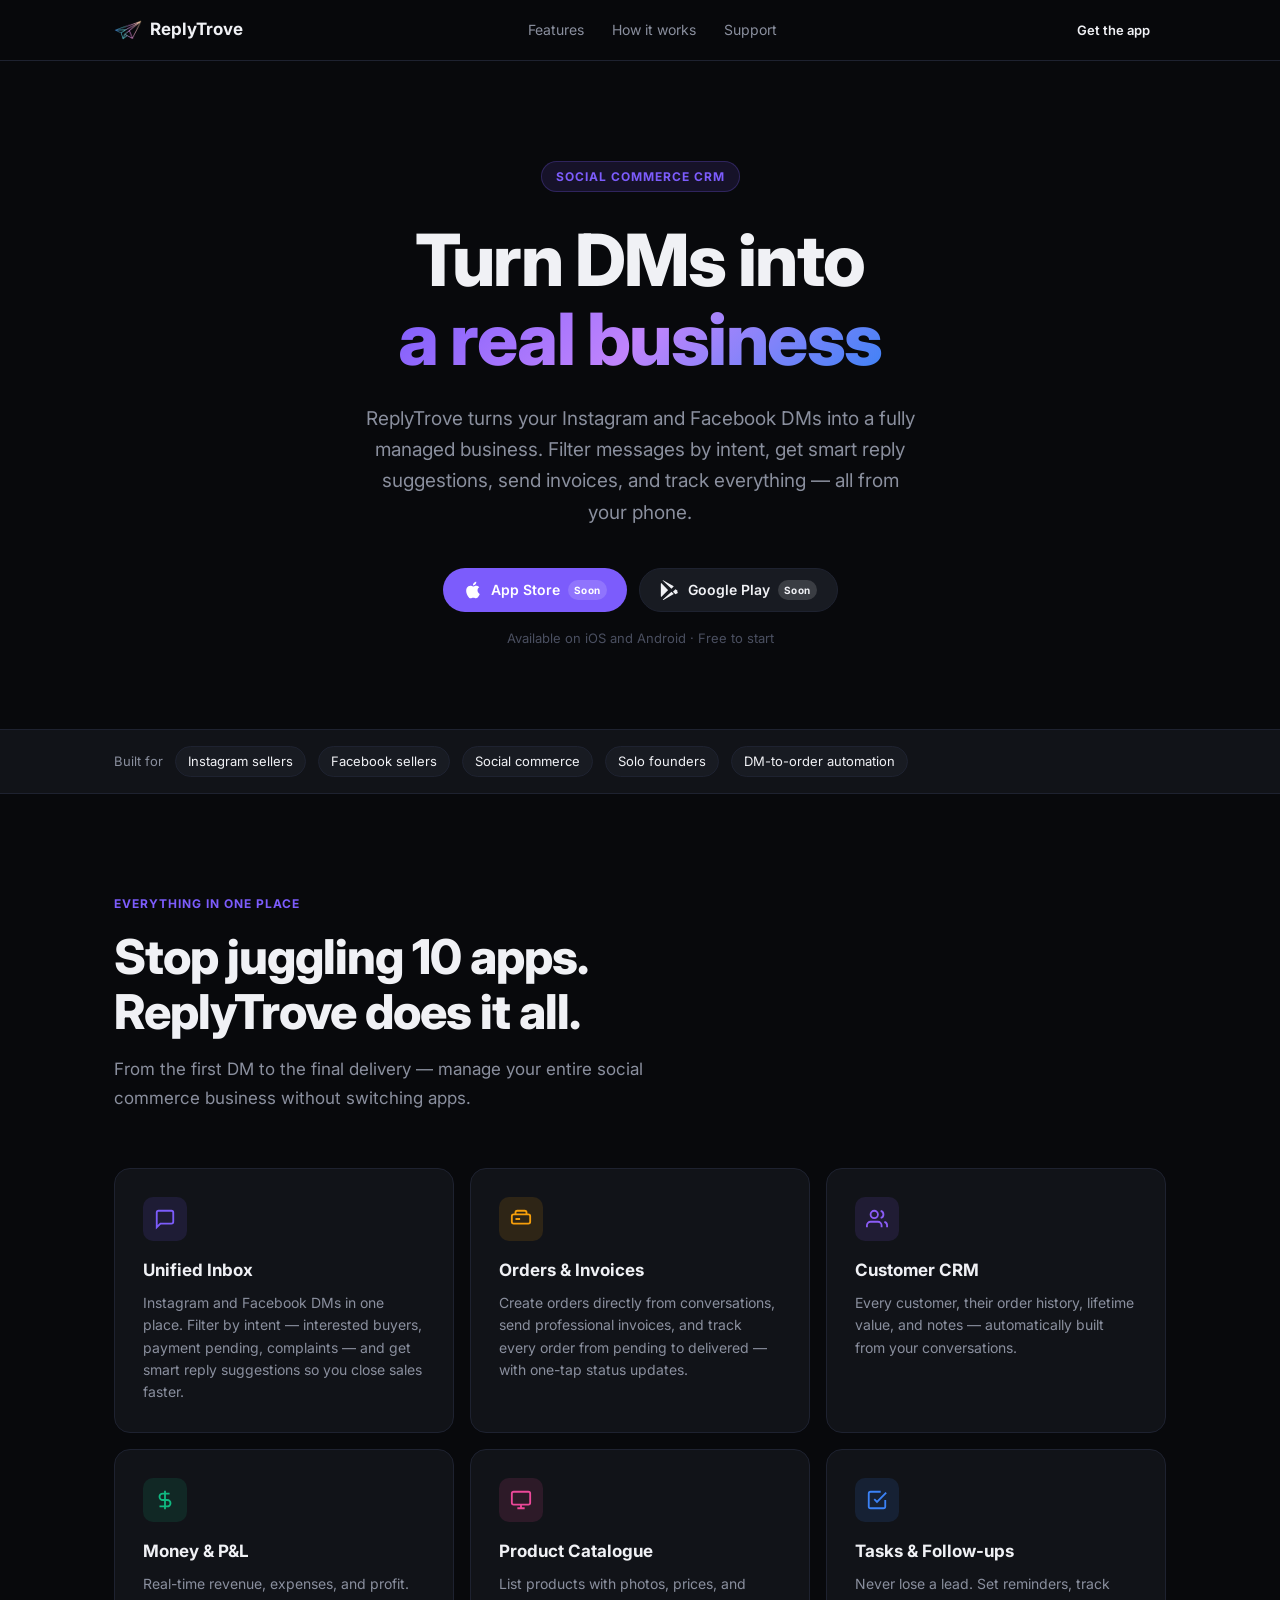
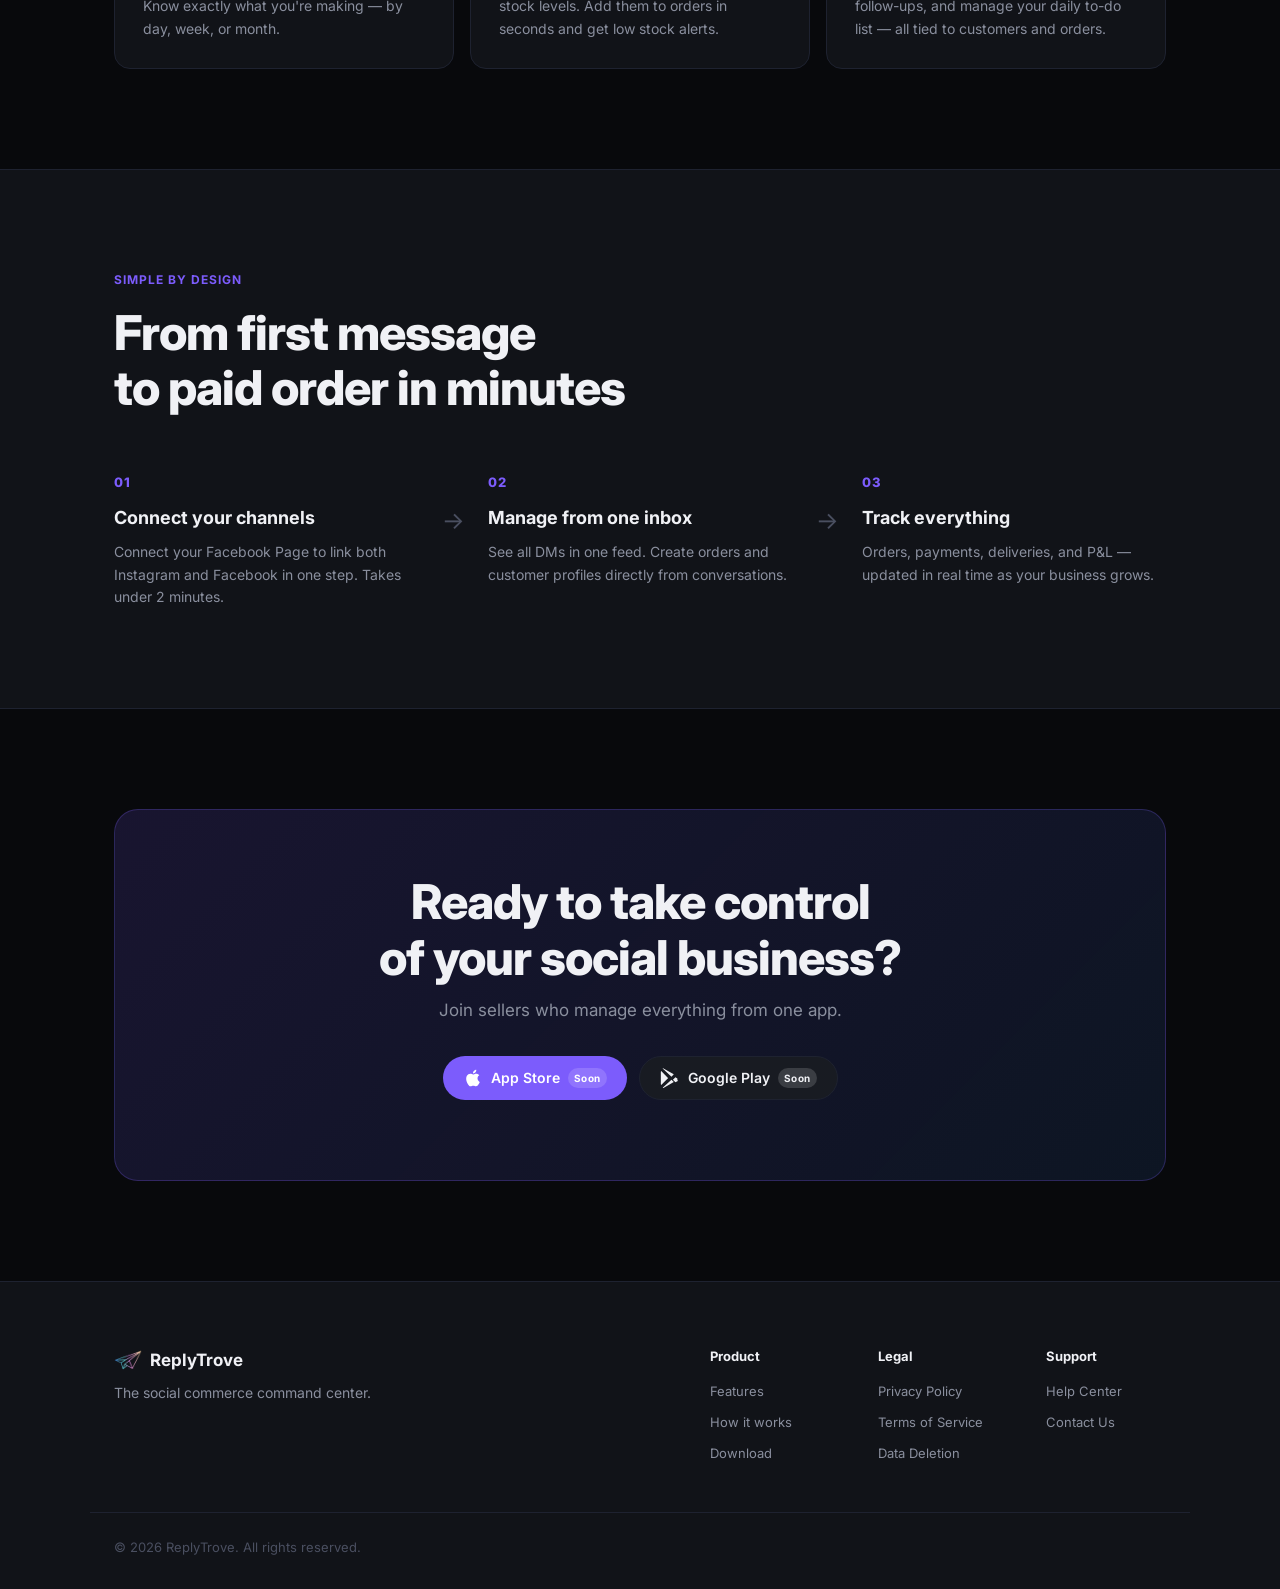
<file: index.html>
<!DOCTYPE html>
<html lang="en">
<head>
  <meta charset="UTF-8" />
  <meta name="viewport" content="width=device-width, initial-scale=1.0" />
  <title>ReplyTrove — Social Commerce Command Center</title>
  <meta name="description" content="ReplyTrove turns your Instagram and Facebook DMs into a fully managed business — orders, invoices, customers, finances, and conversations all in one place." />
  <meta property="og:title" content="ReplyTrove — Social Commerce Command Center" />
  <meta property="og:description" content="Filter messages by intent, get smart reply suggestions, send invoices, and manage your entire social commerce business from your phone." />
  <meta property="og:type" content="website" />
  <meta property="og:url" content="https://replytrove.app" />
  <link rel="icon" type="image/png" href="/assets/favicon.png" />
  <link rel="preconnect" href="https://fonts.googleapis.com" />
  <link rel="preconnect" href="https://fonts.gstatic.com" crossorigin />
  <link href="https://fonts.googleapis.com/css2?family=Inter:wght@400;500;600;700;800&display=swap" rel="stylesheet" />
  <link rel="stylesheet" href="/assets/style.css" />
</head>
<body>

  <!-- Nav -->
  <nav class="nav">
    <div class="nav-inner container">
      <a href="/" class="logo">
        <img src="/assets/logo.png" style="width:28px;height:28px;object-fit:contain;" alt="ReplyTrove" />
        ReplyTrove
      </a>
      <div class="nav-links">
        <a href="#features">Features</a>
        <a href="#how-it-works">How it works</a>
        <a href="/support.html">Support</a>
      </div>
      <a href="#download" class="btn btn-sm">Get the app</a>
    </div>
  </nav>

  <!-- Hero -->
  <section class="hero">
    <div class="container">
      <div class="badge">Social Commerce CRM</div>
      <h1>Turn DMs into<br /><span class="gradient">a real business</span></h1>
      <p class="hero-sub">
        ReplyTrove turns your Instagram and Facebook DMs into a fully managed business.
        Filter messages by intent, get smart reply suggestions, send invoices, and track everything — all from your phone.
      </p>
      <div class="hero-cta" id="download">
        <a href="#" class="btn btn-primary">
          <svg width="20" height="20" viewBox="0 0 24 24" fill="currentColor"><path d="M18.71 19.5c-.83 1.24-1.71 2.45-3.05 2.47-1.34.03-1.77-.79-3.29-.79-1.53 0-2 .77-3.27.82-1.31.05-2.3-1.32-3.14-2.53C4.25 17 2.94 12.45 4.7 9.39c.87-1.52 2.43-2.48 4.12-2.51 1.28-.02 2.5.87 3.29.87.78 0 2.26-1.07 3.8-.91.65.03 2.47.26 3.64 1.98-.09.06-2.17 1.28-2.15 3.81.03 3.02 2.65 4.03 2.68 4.04-.03.07-.42 1.44-1.38 2.83M13 3.5c.73-.83 1.94-1.46 2.94-1.5.13 1.17-.34 2.35-1.04 3.19-.69.85-1.83 1.51-2.95 1.42-.15-1.15.41-2.35 1.05-3.11z"/></svg>
          App Store
          <span class="badge-soon">Soon</span>
        </a>
        <a href="#" class="btn btn-secondary">
          <svg width="20" height="20" viewBox="0 0 24 24" fill="currentColor"><path d="M3.18 23.76c.3.17.64.22.98.15l12.38-7.14-2.76-2.77-10.6 9.76zm-1.81-20.1C1.14 3.96 1 4.3 1 4.73v14.54c0 .43.14.77.38 1.01l.06.05 8.15-8.15v-.19L1.43 3.6l-.06.06zm19.48 8.82l-2.33-1.35-2.99 2.99 2.99 2.99 2.34-1.35c.67-.38.67-1.01 0-1.38l-.01.1zM4.16.47L16.54 7.6l-2.76 2.77L3.18.47C3.52.4 3.86.45 4.16.62V.47z"/></svg>
          Google Play
          <span class="badge-soon">Soon</span>
        </a>
      </div>
      <p class="hero-note">Available on iOS and Android · Free to start</p>
    </div>
  </section>

  <!-- Social proof strip -->
  <div class="strip">
    <div class="container strip-inner">
      <span>Built for</span>
      <span class="pill">Instagram sellers</span>
      <span class="pill">Facebook sellers</span>
      <span class="pill">Social commerce</span>
      <span class="pill">Solo founders</span>
      <span class="pill">DM-to-order automation</span>
    </div>
  </div>

  <!-- Features -->
  <section class="features" id="features">
    <div class="container">
      <div class="section-label">Everything in one place</div>
      <h2>Stop juggling 10 apps.<br />ReplyTrove does it all.</h2>
      <p class="section-sub">From the first DM to the final delivery — manage your entire social commerce business without switching apps.</p>

      <div class="features-grid">

        <div class="feature-card feature-card--purple">
          <div class="feature-icon" style="background:#7C5CFC20;color:#7C5CFC">
            <svg width="22" height="22" viewBox="0 0 24 24" fill="none" stroke="currentColor" stroke-width="2"><path d="M21 15a2 2 0 0 1-2 2H7l-4 4V5a2 2 0 0 1 2-2h14a2 2 0 0 1 2 2z"/></svg>
          </div>
          <h3>Unified Inbox</h3>
          <p>Instagram and Facebook DMs in one place. Filter by intent — interested buyers, payment pending, complaints — and get smart reply suggestions so you close sales faster.</p>
        </div>

        <div class="feature-card feature-card--amber">
          <div class="feature-icon" style="background:#F59E0B20;color:#F59E0B">
            <svg width="22" height="22" viewBox="0 0 24 24" fill="none" stroke="currentColor" stroke-width="2"><path d="M20 7H4a2 2 0 0 0-2 2v6a2 2 0 0 0 2 2h16a2 2 0 0 0 2-2V9a2 2 0 0 0-2-2zm-9 5H6m4 0h.01"/><path d="M6 7V5a2 2 0 0 1 2-2h8a2 2 0 0 1 2 2v2"/></svg>
          </div>
          <h3>Orders & Invoices</h3>
          <p>Create orders directly from conversations, send professional invoices, and track every order from pending to delivered — with one-tap status updates.</p>
        </div>

        <div class="feature-card feature-card--violet">
          <div class="feature-icon" style="background:#8B5CF620;color:#8B5CF6">
            <svg width="22" height="22" viewBox="0 0 24 24" fill="none" stroke="currentColor" stroke-width="2"><path d="M17 21v-2a4 4 0 0 0-4-4H5a4 4 0 0 0-4 4v2"/><circle cx="9" cy="7" r="4"/><path d="M23 21v-2a4 4 0 0 0-3-3.87"/><path d="M16 3.13a4 4 0 0 1 0 7.75"/></svg>
          </div>
          <h3>Customer CRM</h3>
          <p>Every customer, their order history, lifetime value, and notes — automatically built from your conversations.</p>
        </div>

        <div class="feature-card feature-card--emerald">
          <div class="feature-icon" style="background:#10B98120;color:#10B981">
            <svg width="22" height="22" viewBox="0 0 24 24" fill="none" stroke="currentColor" stroke-width="2"><path d="M12 2v20M17 5H9.5a3.5 3.5 0 0 0 0 7h5a3.5 3.5 0 0 1 0 7H6"/></svg>
          </div>
          <h3>Money & P&L</h3>
          <p>Real-time revenue, expenses, and profit. Know exactly what you're making — by day, week, or month.</p>
        </div>

        <div class="feature-card feature-card--pink">
          <div class="feature-icon" style="background:#EC489920;color:#EC4899">
            <svg width="22" height="22" viewBox="0 0 24 24" fill="none" stroke="currentColor" stroke-width="2"><rect x="2" y="3" width="20" height="14" rx="2"/><path d="M8 21h8M12 17v4"/></svg>
          </div>
          <h3>Product Catalogue</h3>
          <p>List products with photos, prices, and stock levels. Add them to orders in seconds and get low stock alerts.</p>
        </div>

        <div class="feature-card feature-card--blue">
          <div class="feature-icon" style="background:#3B82F620;color:#3B82F6">
            <svg width="22" height="22" viewBox="0 0 24 24" fill="none" stroke="currentColor" stroke-width="2"><path d="M9 11l3 3L22 4"/><path d="M21 12v7a2 2 0 0 1-2 2H5a2 2 0 0 1-2-2V5a2 2 0 0 1 2-2h11"/></svg>
          </div>
          <h3>Tasks & Follow-ups</h3>
          <p>Never lose a lead. Set reminders, track follow-ups, and manage your daily to-do list — all tied to customers and orders.</p>
        </div>

      </div>
    </div>
  </section>

  <!-- How it works -->
  <section class="how" id="how-it-works">
    <div class="container">
      <div class="section-label">Simple by design</div>
      <h2>From first message<br />to paid order in minutes</h2>
      <div class="steps">
        <div class="step">
          <div class="step-num">01</div>
          <h3>Connect your channels</h3>
          <p>Connect your Facebook Page to link both Instagram and Facebook in one step. Takes under 2 minutes.</p>
        </div>
        <div class="step-arrow">→</div>
        <div class="step">
          <div class="step-num">02</div>
          <h3>Manage from one inbox</h3>
          <p>See all DMs in one feed. Create orders and customer profiles directly from conversations.</p>
        </div>
        <div class="step-arrow">→</div>
        <div class="step">
          <div class="step-num">03</div>
          <h3>Track everything</h3>
          <p>Orders, payments, deliveries, and P&L — updated in real time as your business grows.</p>
        </div>
      </div>
    </div>
  </section>

  <!-- CTA -->
  <section class="cta-section">
    <div class="container">
      <div class="cta-card">
        <h2>Ready to take control<br />of your social business?</h2>
        <p>Join sellers who manage everything from one app.</p>
        <div class="hero-cta">
          <a href="#" class="btn btn-primary">
            <svg width="20" height="20" viewBox="0 0 24 24" fill="currentColor"><path d="M18.71 19.5c-.83 1.24-1.71 2.45-3.05 2.47-1.34.03-1.77-.79-3.29-.79-1.53 0-2 .77-3.27.82-1.31.05-2.3-1.32-3.14-2.53C4.25 17 2.94 12.45 4.7 9.39c.87-1.52 2.43-2.48 4.12-2.51 1.28-.02 2.5.87 3.29.87.78 0 2.26-1.07 3.8-.91.65.03 2.47.26 3.64 1.98-.09.06-2.17 1.28-2.15 3.81.03 3.02 2.65 4.03 2.68 4.04-.03.07-.42 1.44-1.38 2.83M13 3.5c.73-.83 1.94-1.46 2.94-1.5.13 1.17-.34 2.35-1.04 3.19-.69.85-1.83 1.51-2.95 1.42-.15-1.15.41-2.35 1.05-3.11z"/></svg>
            App Store
            <span class="badge-soon">Soon</span>
          </a>
          <a href="#" class="btn btn-secondary">
            <svg width="20" height="20" viewBox="0 0 24 24" fill="currentColor"><path d="M3.18 23.76c.3.17.64.22.98.15l12.38-7.14-2.76-2.77-10.6 9.76zm-1.81-20.1C1.14 3.96 1 4.3 1 4.73v14.54c0 .43.14.77.38 1.01l.06.05 8.15-8.15v-.19L1.43 3.6l-.06.06zm19.48 8.82l-2.33-1.35-2.99 2.99 2.99 2.99 2.34-1.35c.67-.38.67-1.01 0-1.38l-.01.1zM4.16.47L16.54 7.6l-2.76 2.77L3.18.47C3.52.4 3.86.45 4.16.62V.47z"/></svg>
            Google Play
            <span class="badge-soon">Soon</span>
          </a>
        </div>
      </div>
    </div>
  </section>

  <!-- Footer -->
  <footer class="footer">
    <div class="container footer-inner">
      <div class="footer-brand">
        <a href="/" class="logo">
          <img src="/assets/logo.png" style="width:28px;height:28px;object-fit:contain;" alt="ReplyTrove" />
          ReplyTrove
        </a>
        <p>The social commerce command center.</p>
      </div>
      <div class="footer-links">
        <div class="footer-col">
          <h4>Product</h4>
          <a href="#features">Features</a>
          <a href="#how-it-works">How it works</a>
          <a href="#download">Download</a>
        </div>
        <div class="footer-col">
          <h4>Legal</h4>
          <a href="/privacy.html">Privacy Policy</a>
          <a href="/terms.html">Terms of Service</a>
          <a href="/data-deletion.html">Data Deletion</a>
        </div>
        <div class="footer-col">
          <h4>Support</h4>
          <a href="/support.html">Help Center</a>
          <a href="mailto:support@replytrove.app">Contact Us</a>
        </div>
      </div>
    </div>
    <div class="footer-bottom container">
      <p>© 2026 ReplyTrove. All rights reserved.</p>
    </div>
  </footer>

</body>
</html>
</file>
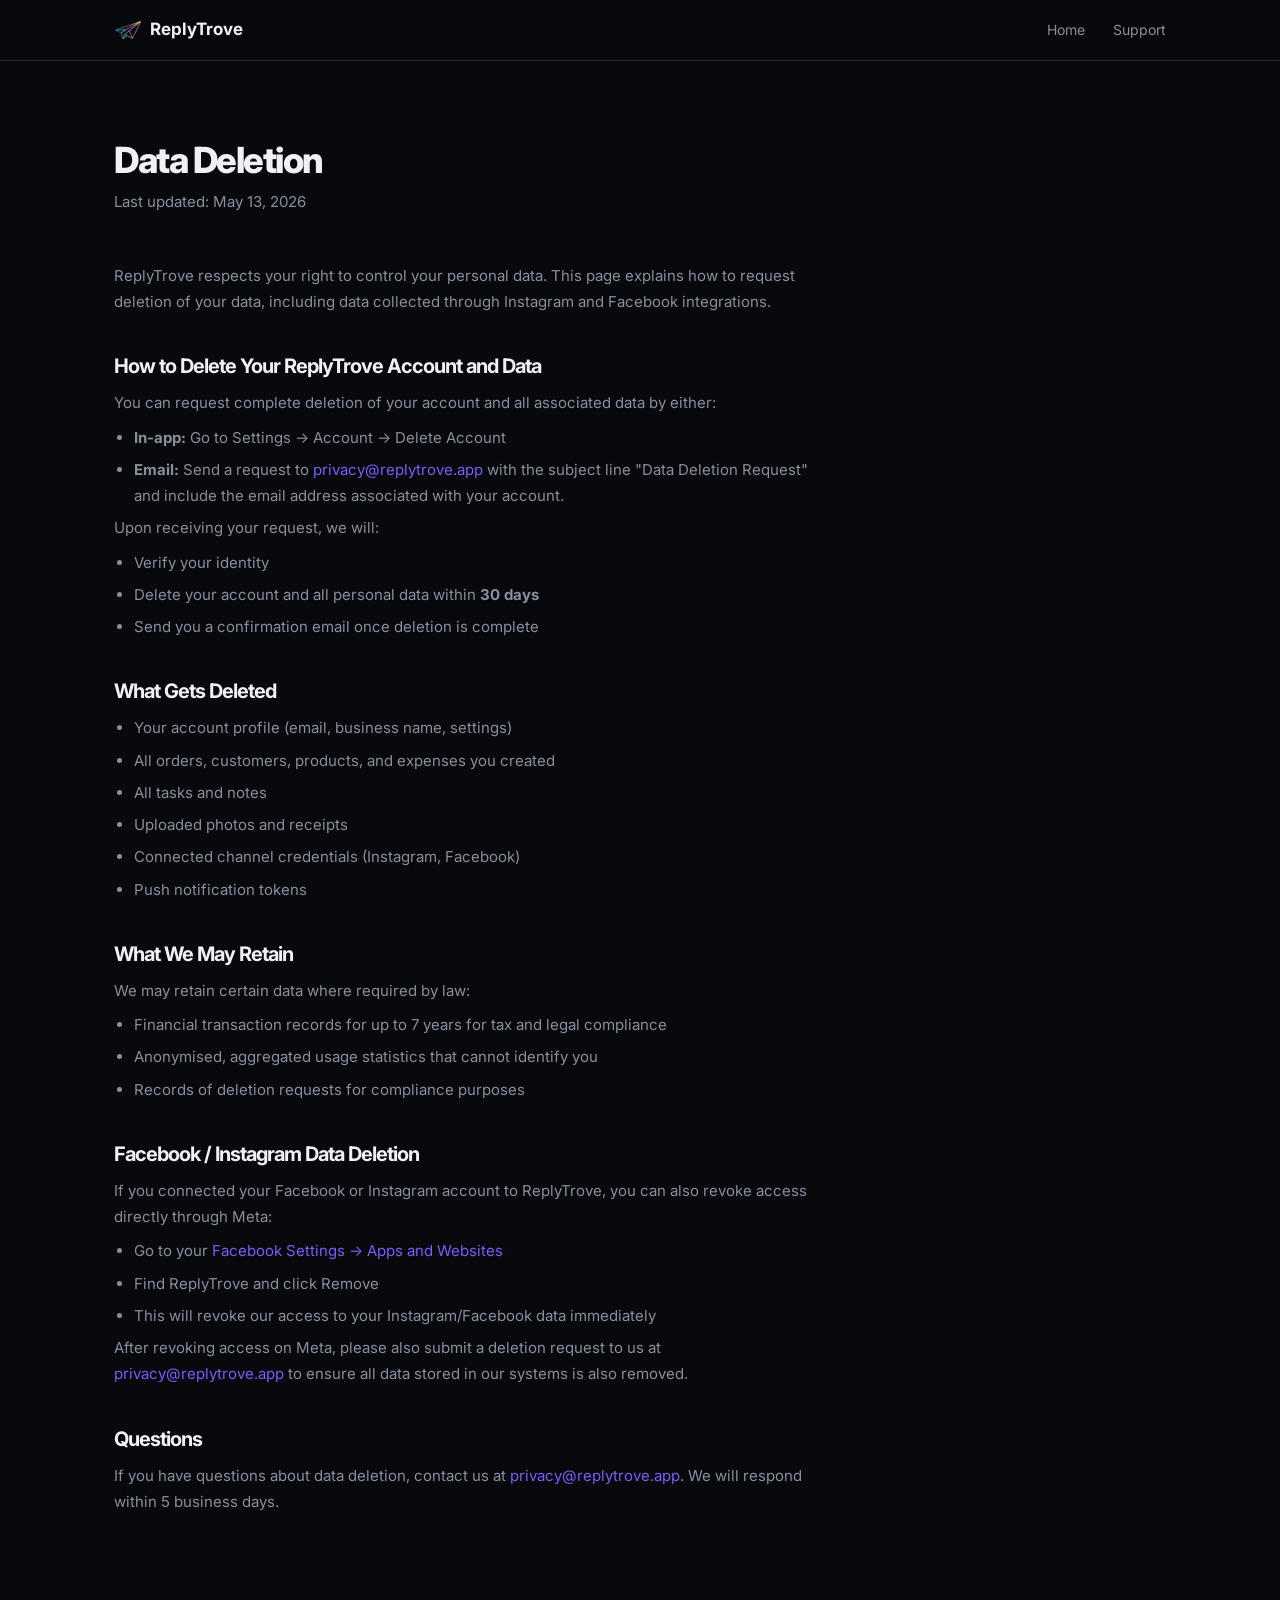
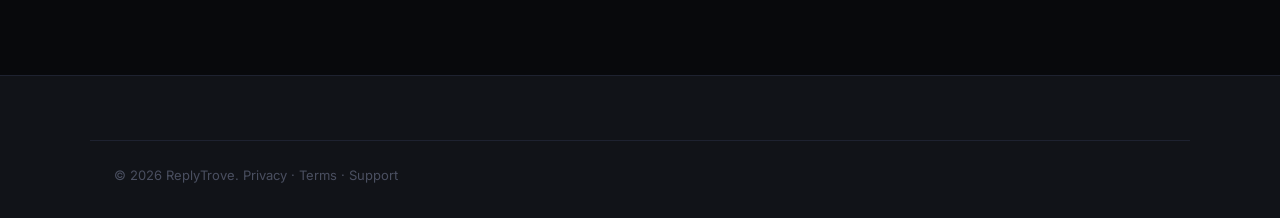
<file: data-deletion.html>
<!DOCTYPE html>
<html lang="en">
<head>
  <meta charset="UTF-8" />
  <meta name="viewport" content="width=device-width, initial-scale=1.0" />
  <title>Data Deletion — ReplyTrove</title>
  <link rel="icon" type="image/png" href="/assets/favicon.png" />
  <link rel="preconnect" href="https://fonts.googleapis.com" />
  <link href="https://fonts.googleapis.com/css2?family=Inter:wght@400;500;600;700;800&display=swap" rel="stylesheet" />
  <link rel="stylesheet" href="/assets/style.css" />
</head>
<body>
  <nav class="nav">
    <div class="nav-inner container">
      <a href="/" class="logo"><img src="/assets/logo.png" style="width:28px;height:28px;object-fit:contain;" alt="ReplyTrove" />ReplyTrove</a>
      <div class="nav-links"><a href="/">Home</a><a href="/support.html">Support</a></div>
    </div>
  </nav>

  <div class="container">
    <div class="policy-page">
      <h1>Data Deletion</h1>
      <p class="policy-date">Last updated: May 13, 2026</p>

      <p>ReplyTrove respects your right to control your personal data. This page explains how to request deletion of your data, including data collected through Instagram and Facebook integrations.</p>

      <h2>How to Delete Your ReplyTrove Account and Data</h2>
      <p>You can request complete deletion of your account and all associated data by either:</p>
      <ul>
        <li><strong>In-app:</strong> Go to Settings → Account → Delete Account</li>
        <li><strong>Email:</strong> Send a request to <a href="mailto:privacy@replytrove.app">privacy@replytrove.app</a> with the subject line "Data Deletion Request" and include the email address associated with your account.</li>
      </ul>
      <p>Upon receiving your request, we will:</p>
      <ul>
        <li>Verify your identity</li>
        <li>Delete your account and all personal data within <strong>30 days</strong></li>
        <li>Send you a confirmation email once deletion is complete</li>
      </ul>

      <h2>What Gets Deleted</h2>
      <ul>
        <li>Your account profile (email, business name, settings)</li>
        <li>All orders, customers, products, and expenses you created</li>
        <li>All tasks and notes</li>
        <li>Uploaded photos and receipts</li>
        <li>Connected channel credentials (Instagram, Facebook)</li>
        <li>Push notification tokens</li>
      </ul>

      <h2>What We May Retain</h2>
      <p>We may retain certain data where required by law:</p>
      <ul>
        <li>Financial transaction records for up to 7 years for tax and legal compliance</li>
        <li>Anonymised, aggregated usage statistics that cannot identify you</li>
        <li>Records of deletion requests for compliance purposes</li>
      </ul>

      <h2>Facebook / Instagram Data Deletion</h2>
      <p>If you connected your Facebook or Instagram account to ReplyTrove, you can also revoke access directly through Meta:</p>
      <ul>
        <li>Go to your <a href="https://www.facebook.com/settings?tab=applications" target="_blank">Facebook Settings → Apps and Websites</a></li>
        <li>Find ReplyTrove and click Remove</li>
        <li>This will revoke our access to your Instagram/Facebook data immediately</li>
      </ul>
      <p>After revoking access on Meta, please also submit a deletion request to us at <a href="mailto:privacy@replytrove.app">privacy@replytrove.app</a> to ensure all data stored in our systems is also removed.</p>

      <h2>Questions</h2>
      <p>If you have questions about data deletion, contact us at <a href="mailto:privacy@replytrove.app">privacy@replytrove.app</a>. We will respond within 5 business days.</p>
    </div>
  </div>

  <footer class="footer" style="margin-top:80px">
    <div class="footer-bottom container">
      <p>© 2026 ReplyTrove. <a href="/privacy.html" style="color:inherit">Privacy</a> · <a href="/terms.html" style="color:inherit">Terms</a> · <a href="/support.html" style="color:inherit">Support</a></p>
    </div>
  </footer>
</body>
</html>
</file>
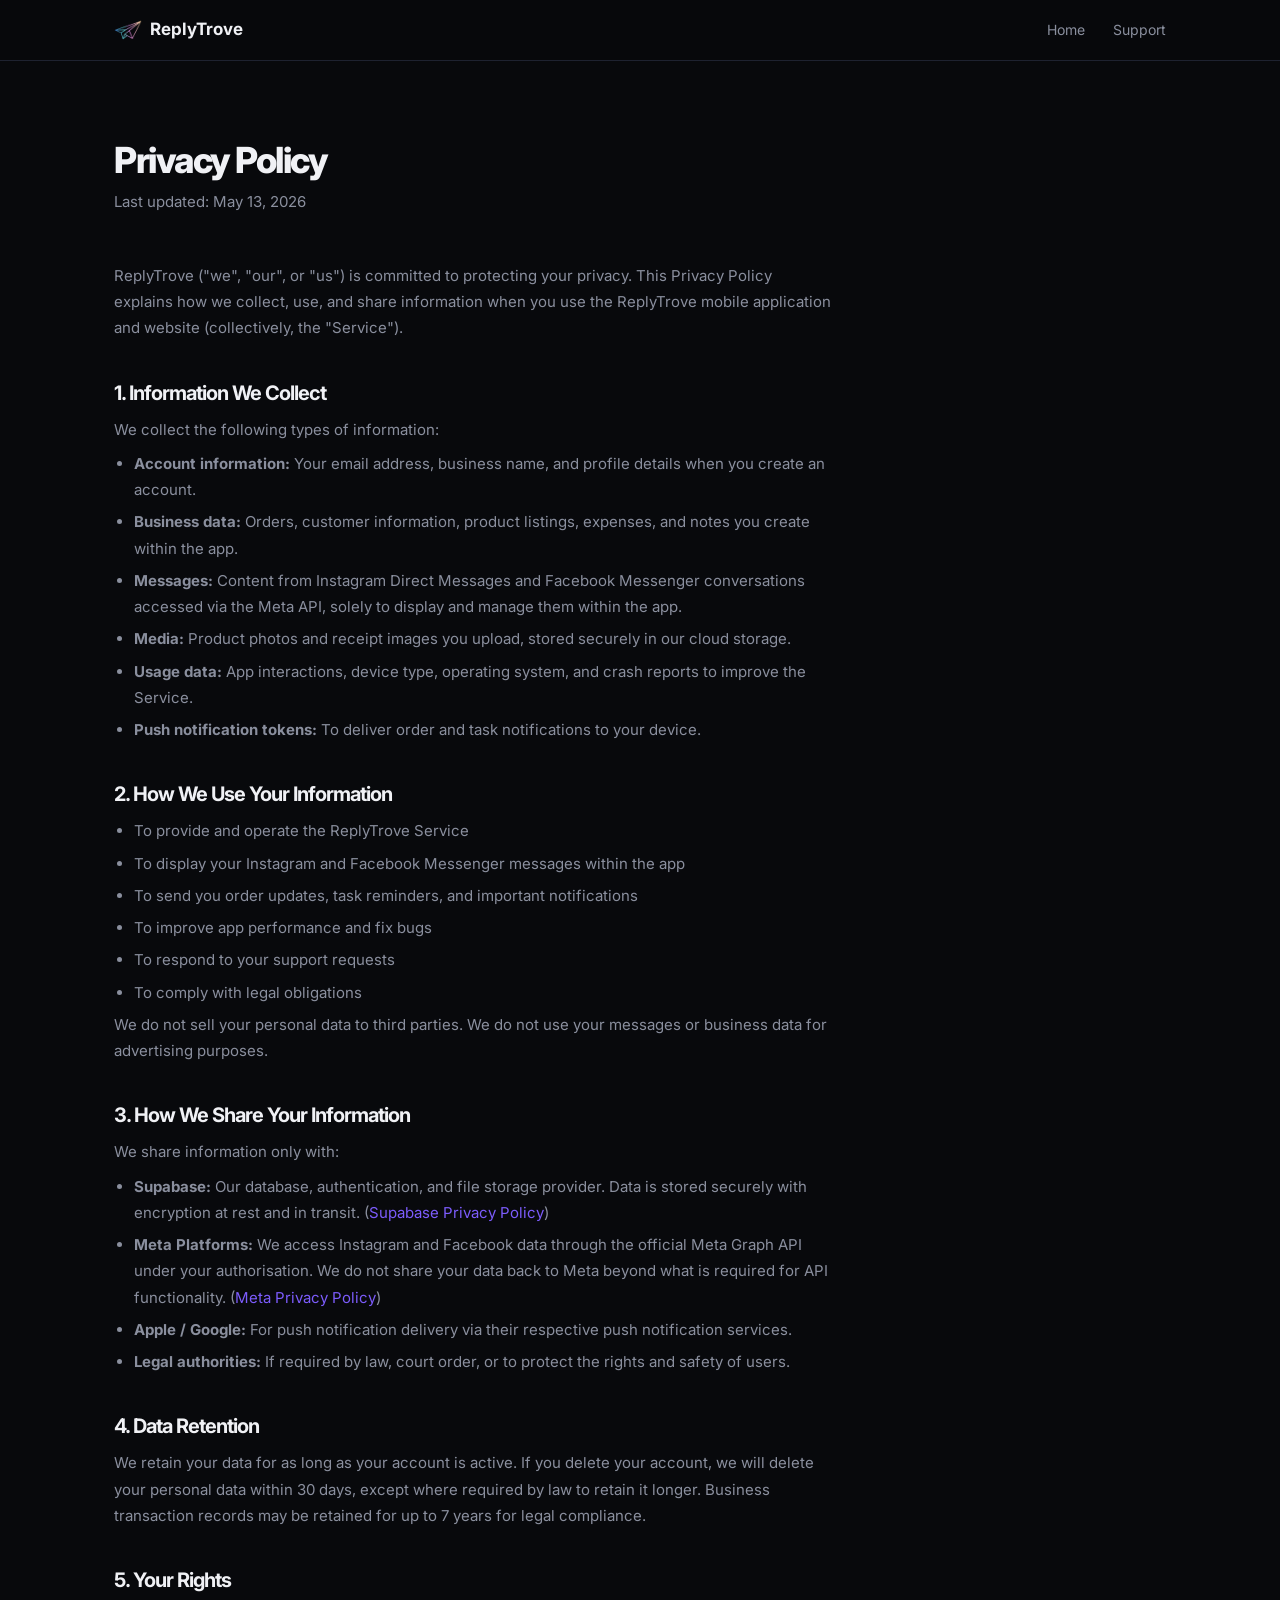
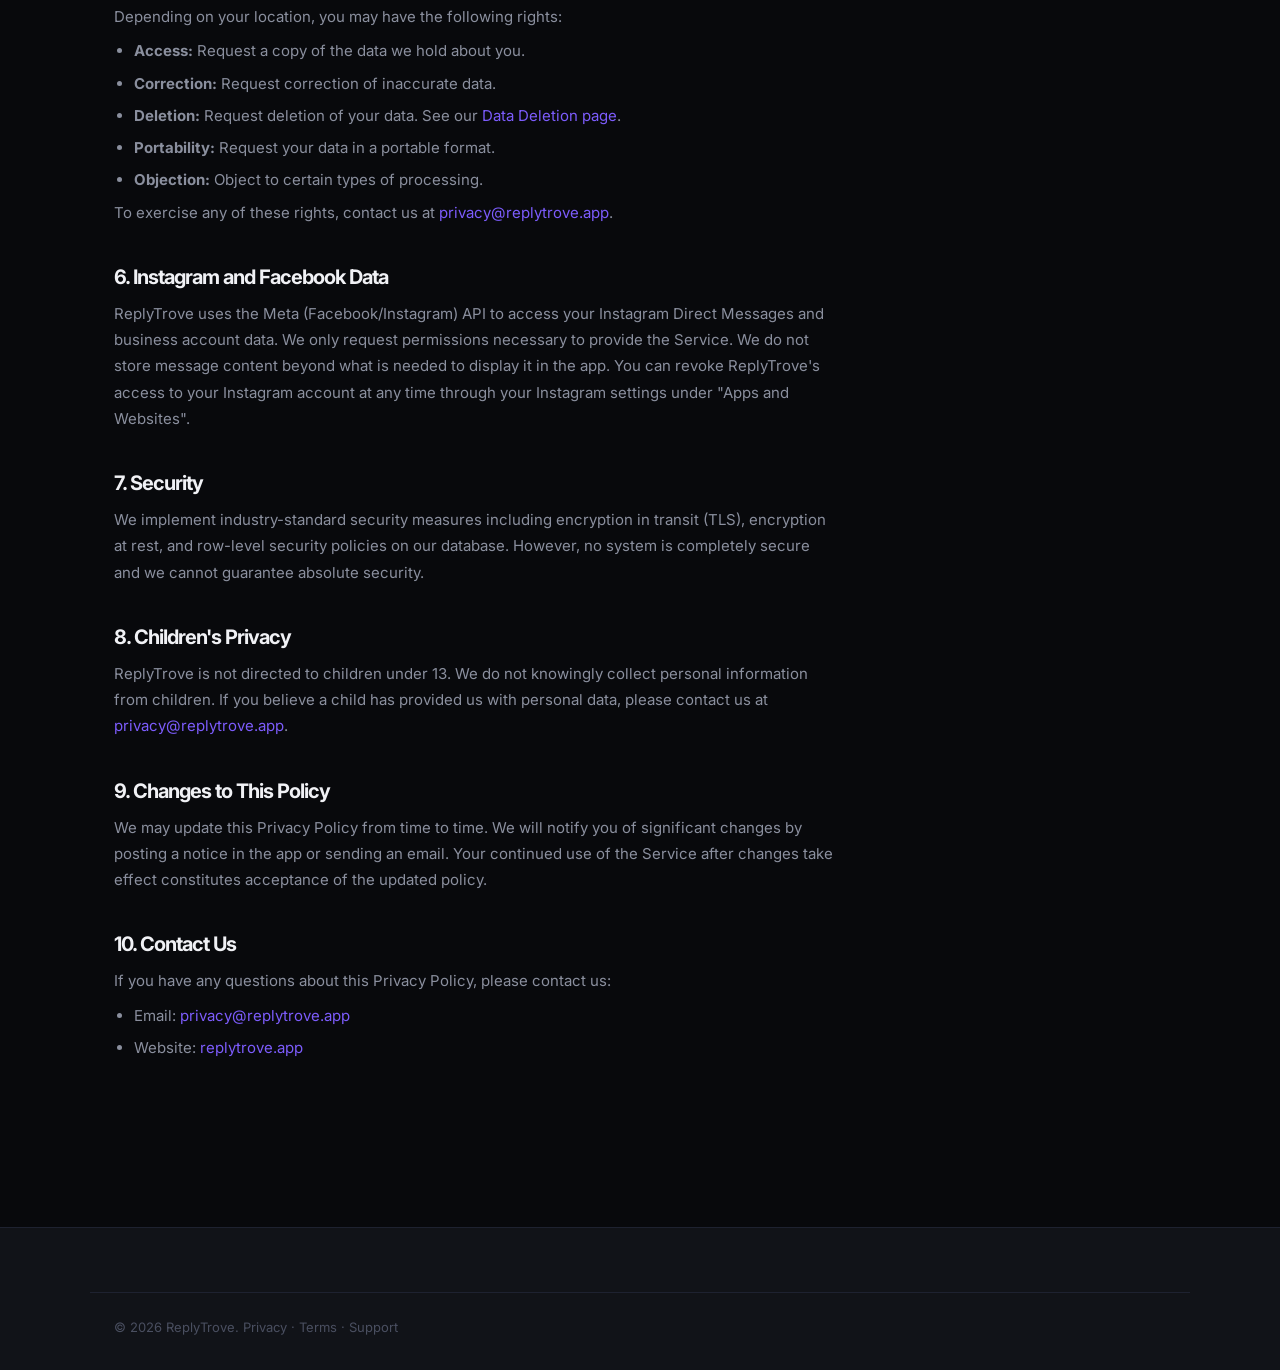
<file: privacy.html>
<!DOCTYPE html>
<html lang="en">
<head>
  <meta charset="UTF-8" />
  <meta name="viewport" content="width=device-width, initial-scale=1.0" />
  <title>Privacy Policy — ReplyTrove</title>
  <link rel="icon" type="image/png" href="/assets/favicon.png" />
  <link rel="preconnect" href="https://fonts.googleapis.com" />
  <link href="https://fonts.googleapis.com/css2?family=Inter:wght@400;500;600;700;800&display=swap" rel="stylesheet" />
  <link rel="stylesheet" href="/assets/style.css" />
</head>
<body>
  <nav class="nav">
    <div class="nav-inner container">
      <a href="/" class="logo"><img src="/assets/logo.png" style="width:28px;height:28px;object-fit:contain;" alt="ReplyTrove" />ReplyTrove</a>
      <div class="nav-links">
        <a href="/">Home</a>
        <a href="/support.html">Support</a>
      </div>
    </div>
  </nav>

  <div class="container">
    <div class="policy-page">
      <h1>Privacy Policy</h1>
      <p class="policy-date">Last updated: May 13, 2026</p>

      <p>ReplyTrove ("we", "our", or "us") is committed to protecting your privacy. This Privacy Policy explains how we collect, use, and share information when you use the ReplyTrove mobile application and website (collectively, the "Service").</p>

      <h2>1. Information We Collect</h2>
      <p>We collect the following types of information:</p>
      <ul>
        <li><strong>Account information:</strong> Your email address, business name, and profile details when you create an account.</li>
        <li><strong>Business data:</strong> Orders, customer information, product listings, expenses, and notes you create within the app.</li>
        <li><strong>Messages:</strong> Content from Instagram Direct Messages and Facebook Messenger conversations accessed via the Meta API, solely to display and manage them within the app.</li>
        <li><strong>Media:</strong> Product photos and receipt images you upload, stored securely in our cloud storage.</li>
        <li><strong>Usage data:</strong> App interactions, device type, operating system, and crash reports to improve the Service.</li>
        <li><strong>Push notification tokens:</strong> To deliver order and task notifications to your device.</li>
      </ul>

      <h2>2. How We Use Your Information</h2>
      <ul>
        <li>To provide and operate the ReplyTrove Service</li>
        <li>To display your Instagram and Facebook Messenger messages within the app</li>
        <li>To send you order updates, task reminders, and important notifications</li>
        <li>To improve app performance and fix bugs</li>
        <li>To respond to your support requests</li>
        <li>To comply with legal obligations</li>
      </ul>
      <p>We do not sell your personal data to third parties. We do not use your messages or business data for advertising purposes.</p>

      <h2>3. How We Share Your Information</h2>
      <p>We share information only with:</p>
      <ul>
        <li><strong>Supabase:</strong> Our database, authentication, and file storage provider. Data is stored securely with encryption at rest and in transit. (<a href="https://supabase.com/privacy" target="_blank">Supabase Privacy Policy</a>)</li>
        <li><strong>Meta Platforms:</strong> We access Instagram and Facebook data through the official Meta Graph API under your authorisation. We do not share your data back to Meta beyond what is required for API functionality. (<a href="https://www.facebook.com/privacy/policy/" target="_blank">Meta Privacy Policy</a>)</li>
        <li><strong>Apple / Google:</strong> For push notification delivery via their respective push notification services.</li>
        <li><strong>Legal authorities:</strong> If required by law, court order, or to protect the rights and safety of users.</li>
      </ul>

      <h2>4. Data Retention</h2>
      <p>We retain your data for as long as your account is active. If you delete your account, we will delete your personal data within 30 days, except where required by law to retain it longer. Business transaction records may be retained for up to 7 years for legal compliance.</p>

      <h2>5. Your Rights</h2>
      <p>Depending on your location, you may have the following rights:</p>
      <ul>
        <li><strong>Access:</strong> Request a copy of the data we hold about you.</li>
        <li><strong>Correction:</strong> Request correction of inaccurate data.</li>
        <li><strong>Deletion:</strong> Request deletion of your data. See our <a href="/data-deletion.html">Data Deletion page</a>.</li>
        <li><strong>Portability:</strong> Request your data in a portable format.</li>
        <li><strong>Objection:</strong> Object to certain types of processing.</li>
      </ul>
      <p>To exercise any of these rights, contact us at <a href="mailto:privacy@replytrove.app">privacy@replytrove.app</a>.</p>

      <h2>6. Instagram and Facebook Data</h2>
      <p>ReplyTrove uses the Meta (Facebook/Instagram) API to access your Instagram Direct Messages and business account data. We only request permissions necessary to provide the Service. We do not store message content beyond what is needed to display it in the app. You can revoke ReplyTrove's access to your Instagram account at any time through your Instagram settings under "Apps and Websites".</p>

      <h2>7. Security</h2>
      <p>We implement industry-standard security measures including encryption in transit (TLS), encryption at rest, and row-level security policies on our database. However, no system is completely secure and we cannot guarantee absolute security.</p>

      <h2>8. Children's Privacy</h2>
      <p>ReplyTrove is not directed to children under 13. We do not knowingly collect personal information from children. If you believe a child has provided us with personal data, please contact us at <a href="mailto:privacy@replytrove.app">privacy@replytrove.app</a>.</p>

      <h2>9. Changes to This Policy</h2>
      <p>We may update this Privacy Policy from time to time. We will notify you of significant changes by posting a notice in the app or sending an email. Your continued use of the Service after changes take effect constitutes acceptance of the updated policy.</p>

      <h2>10. Contact Us</h2>
      <p>If you have any questions about this Privacy Policy, please contact us:</p>
      <ul>
        <li>Email: <a href="mailto:privacy@replytrove.app">privacy@replytrove.app</a></li>
        <li>Website: <a href="https://replytrove.app">replytrove.app</a></li>
      </ul>
    </div>
  </div>

  <footer class="footer" style="margin-top:80px">
    <div class="footer-bottom container">
      <p>© 2026 ReplyTrove. <a href="/privacy.html" style="color:inherit">Privacy</a> · <a href="/terms.html" style="color:inherit">Terms</a> · <a href="/support.html" style="color:inherit">Support</a></p>
    </div>
  </footer>
</body>
</html>
</file>
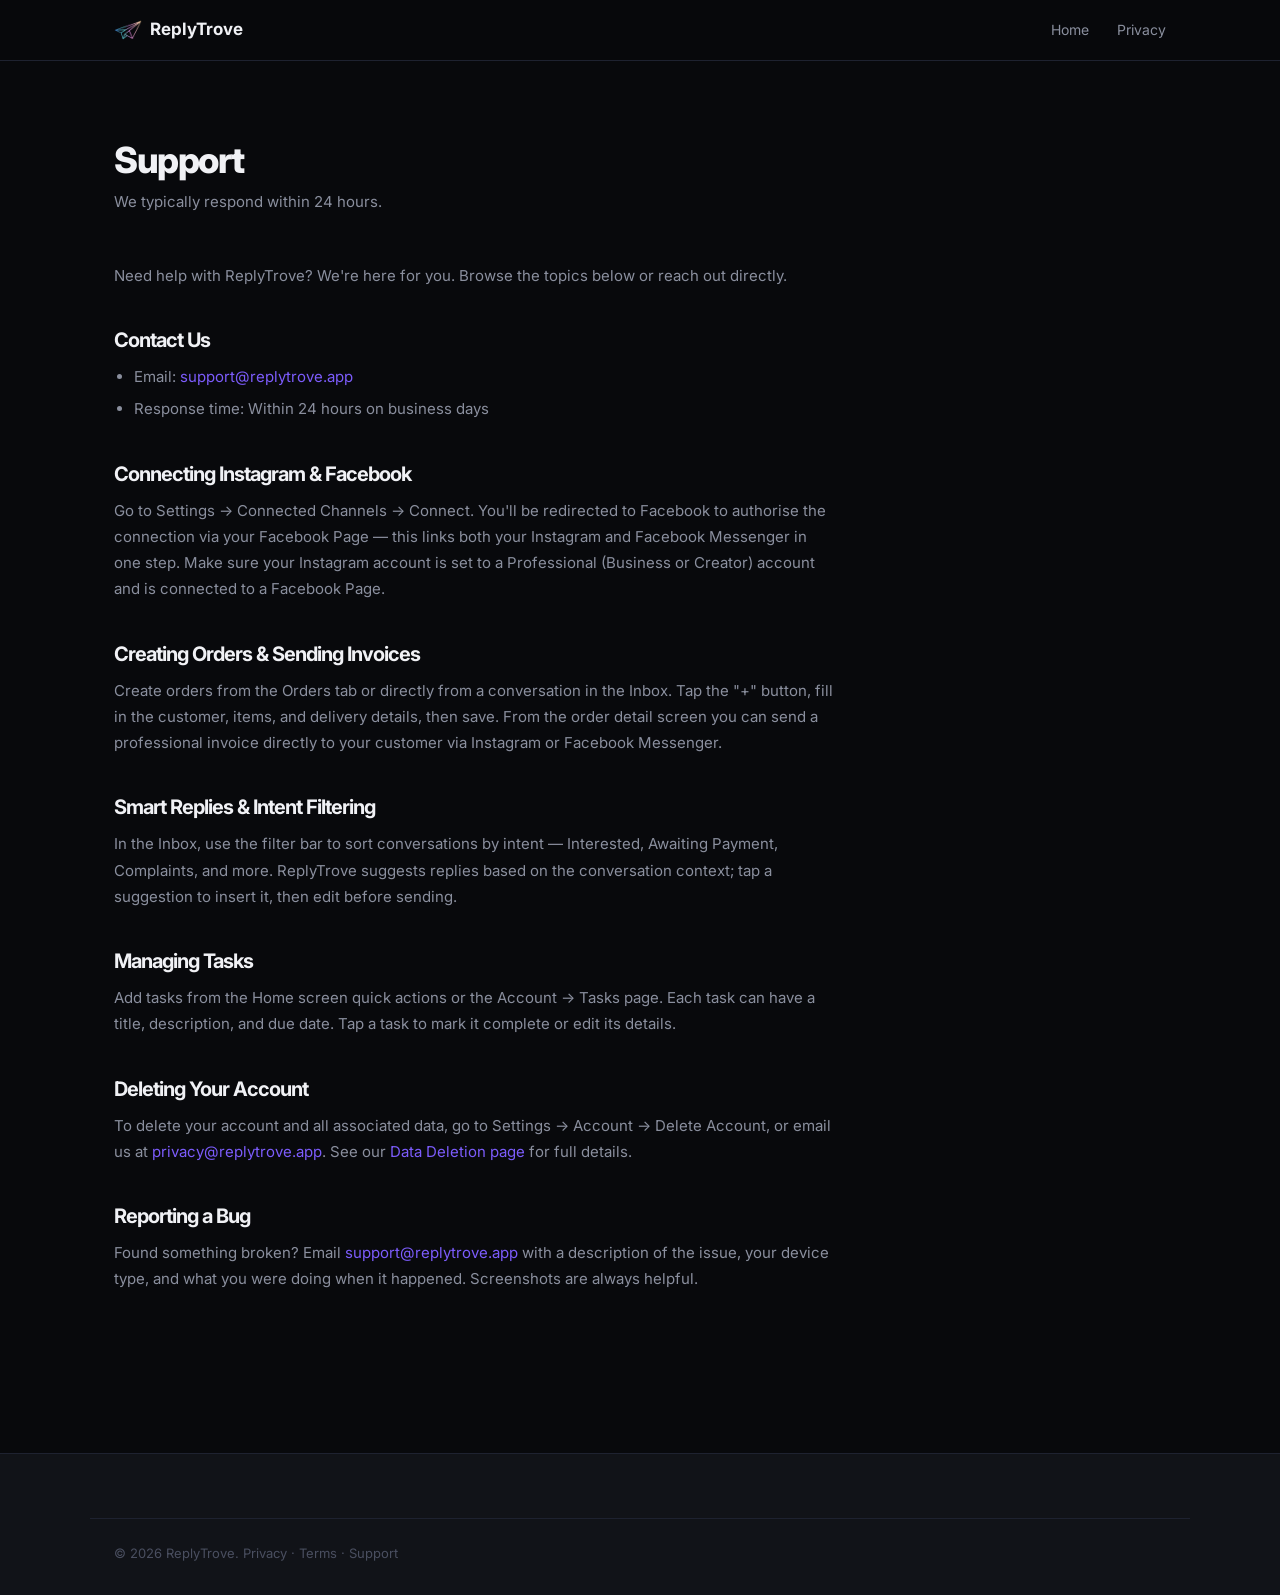
<file: support.html>
<!DOCTYPE html>
<html lang="en">
<head>
  <meta charset="UTF-8" />
  <meta name="viewport" content="width=device-width, initial-scale=1.0" />
  <title>Support — ReplyTrove</title>
  <link rel="icon" type="image/png" href="/assets/favicon.png" />
  <link rel="preconnect" href="https://fonts.googleapis.com" />
  <link href="https://fonts.googleapis.com/css2?family=Inter:wght@400;500;600;700;800&display=swap" rel="stylesheet" />
  <link rel="stylesheet" href="/assets/style.css" />
</head>
<body>
  <nav class="nav">
    <div class="nav-inner container">
      <a href="/" class="logo"><img src="/assets/logo.png" style="width:28px;height:28px;object-fit:contain;" alt="ReplyTrove" />ReplyTrove</a>
      <div class="nav-links"><a href="/">Home</a><a href="/privacy.html">Privacy</a></div>
    </div>
  </nav>

  <div class="container">
    <div class="policy-page">
      <h1>Support</h1>
      <p class="policy-date">We typically respond within 24 hours.</p>

      <p>Need help with ReplyTrove? We're here for you. Browse the topics below or reach out directly.</p>

      <h2>Contact Us</h2>
      <ul>
        <li>Email: <a href="mailto:support@replytrove.app">support@replytrove.app</a></li>
        <li>Response time: Within 24 hours on business days</li>
      </ul>

      <h2>Connecting Instagram & Facebook</h2>
      <p>Go to Settings → Connected Channels → Connect. You'll be redirected to Facebook to authorise the connection via your Facebook Page — this links both your Instagram and Facebook Messenger in one step. Make sure your Instagram account is set to a Professional (Business or Creator) account and is connected to a Facebook Page.</p>

      <h2>Creating Orders & Sending Invoices</h2>
      <p>Create orders from the Orders tab or directly from a conversation in the Inbox. Tap the "+" button, fill in the customer, items, and delivery details, then save. From the order detail screen you can send a professional invoice directly to your customer via Instagram or Facebook Messenger.</p>

      <h2>Smart Replies & Intent Filtering</h2>
      <p>In the Inbox, use the filter bar to sort conversations by intent — Interested, Awaiting Payment, Complaints, and more. ReplyTrove suggests replies based on the conversation context; tap a suggestion to insert it, then edit before sending.</p>

      <h2>Managing Tasks</h2>
      <p>Add tasks from the Home screen quick actions or the Account → Tasks page. Each task can have a title, description, and due date. Tap a task to mark it complete or edit its details.</p>

      <h2>Deleting Your Account</h2>
      <p>To delete your account and all associated data, go to Settings → Account → Delete Account, or email us at <a href="mailto:privacy@replytrove.app">privacy@replytrove.app</a>. See our <a href="/data-deletion.html">Data Deletion page</a> for full details.</p>

      <h2>Reporting a Bug</h2>
      <p>Found something broken? Email <a href="mailto:support@replytrove.app">support@replytrove.app</a> with a description of the issue, your device type, and what you were doing when it happened. Screenshots are always helpful.</p>
    </div>
  </div>

  <footer class="footer" style="margin-top:80px">
    <div class="footer-bottom container">
      <p>© 2026 ReplyTrove. <a href="/privacy.html" style="color:inherit">Privacy</a> · <a href="/terms.html" style="color:inherit">Terms</a> · <a href="/support.html" style="color:inherit">Support</a></p>
    </div>
  </footer>
</body>
</html>
</file>
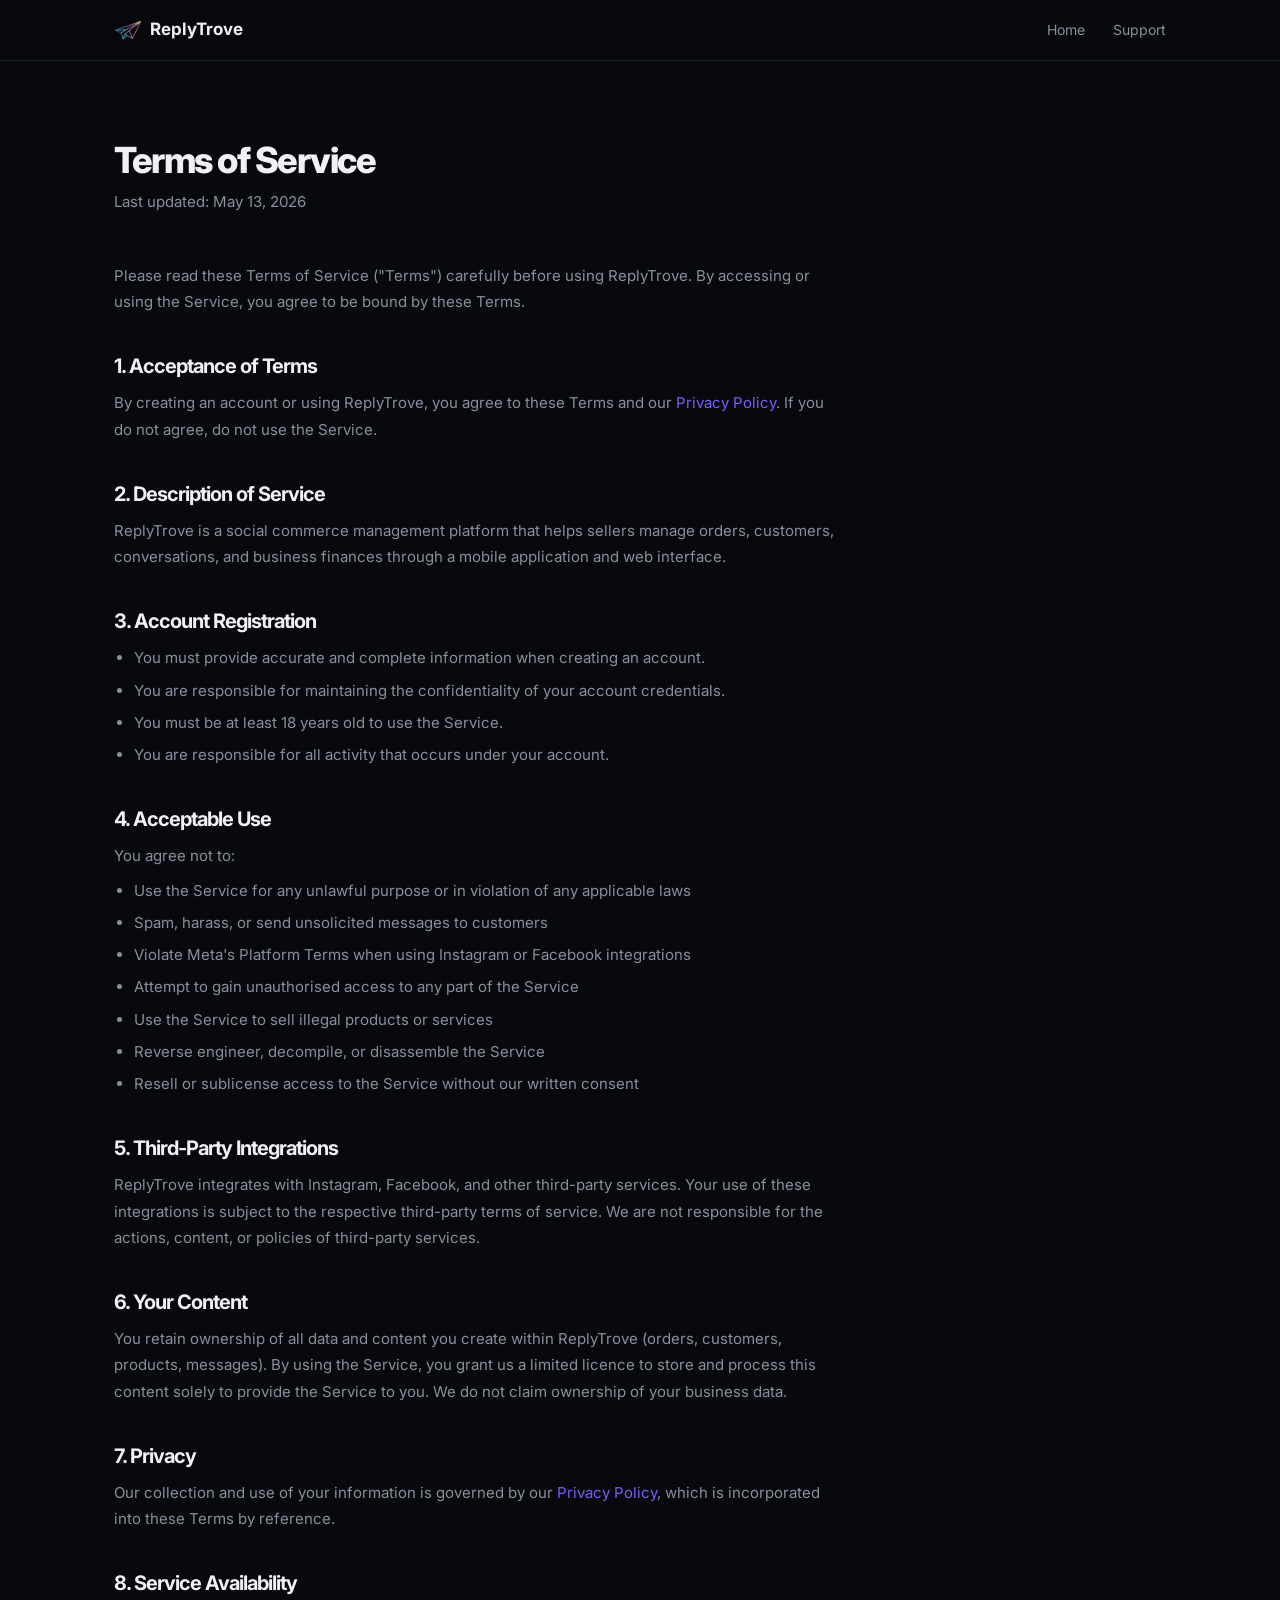
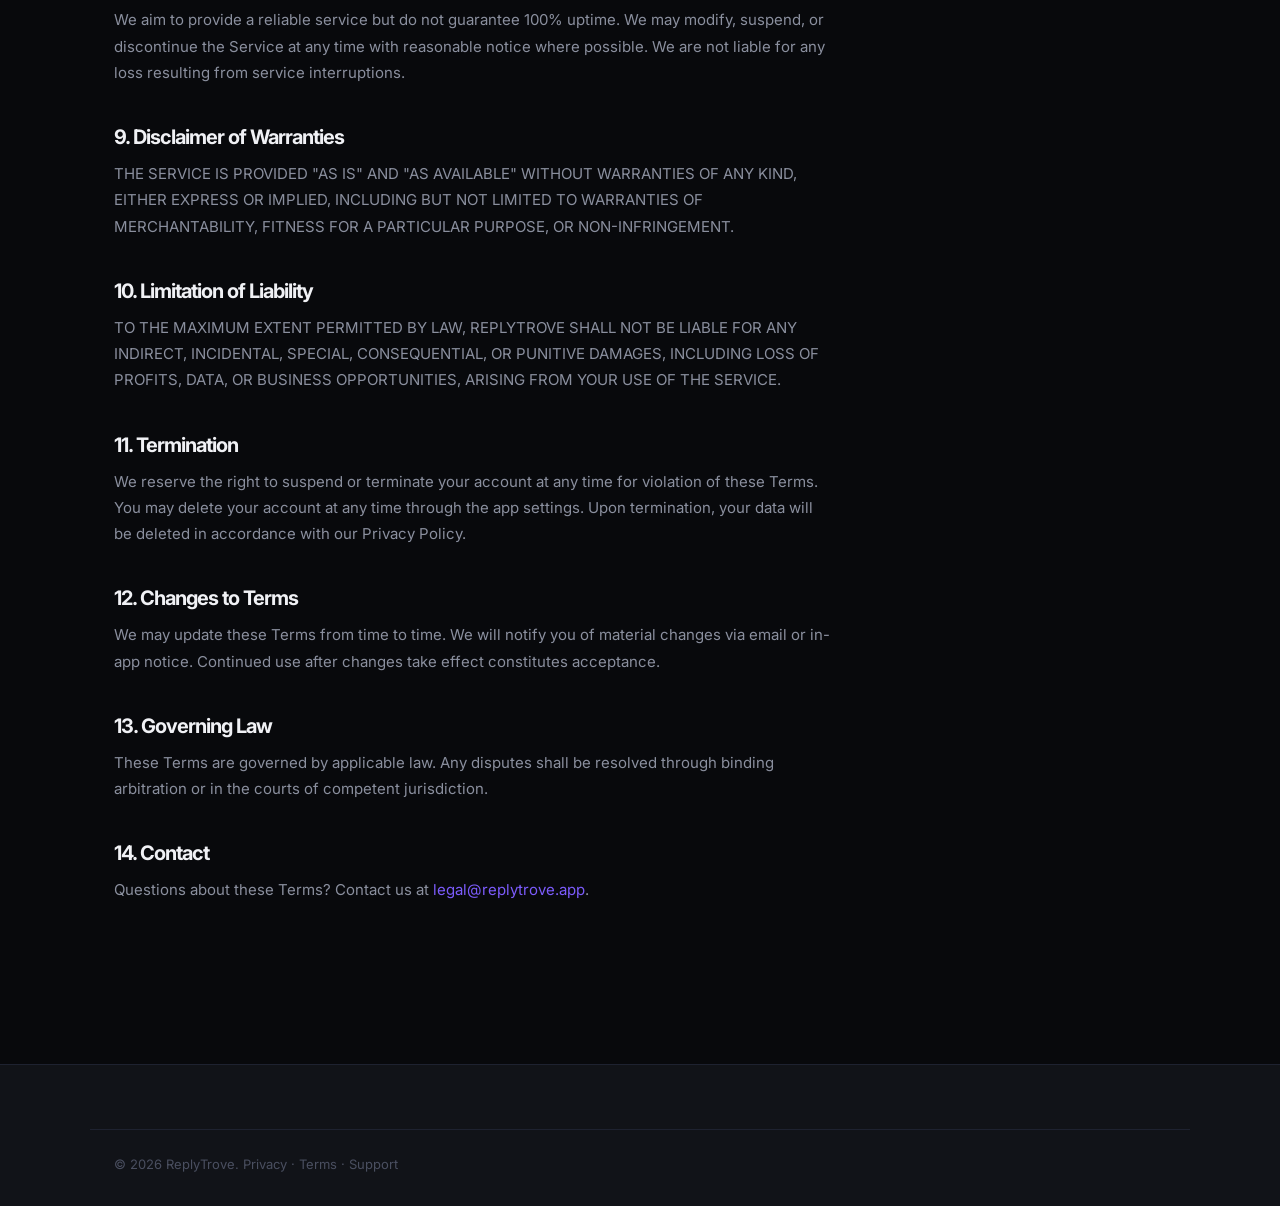
<file: terms.html>
<!DOCTYPE html>
<html lang="en">
<head>
  <meta charset="UTF-8" />
  <meta name="viewport" content="width=device-width, initial-scale=1.0" />
  <title>Terms of Service — ReplyTrove</title>
  <link rel="icon" type="image/png" href="/assets/favicon.png" />
  <link rel="preconnect" href="https://fonts.googleapis.com" />
  <link href="https://fonts.googleapis.com/css2?family=Inter:wght@400;500;600;700;800&display=swap" rel="stylesheet" />
  <link rel="stylesheet" href="/assets/style.css" />
</head>
<body>
  <nav class="nav">
    <div class="nav-inner container">
      <a href="/" class="logo"><img src="/assets/logo.png" style="width:28px;height:28px;object-fit:contain;" alt="ReplyTrove" />ReplyTrove</a>
      <div class="nav-links"><a href="/">Home</a><a href="/support.html">Support</a></div>
    </div>
  </nav>

  <div class="container">
    <div class="policy-page">
      <h1>Terms of Service</h1>
      <p class="policy-date">Last updated: May 13, 2026</p>

      <p>Please read these Terms of Service ("Terms") carefully before using ReplyTrove. By accessing or using the Service, you agree to be bound by these Terms.</p>

      <h2>1. Acceptance of Terms</h2>
      <p>By creating an account or using ReplyTrove, you agree to these Terms and our <a href="/privacy.html">Privacy Policy</a>. If you do not agree, do not use the Service.</p>

      <h2>2. Description of Service</h2>
      <p>ReplyTrove is a social commerce management platform that helps sellers manage orders, customers, conversations, and business finances through a mobile application and web interface.</p>

      <h2>3. Account Registration</h2>
      <ul>
        <li>You must provide accurate and complete information when creating an account.</li>
        <li>You are responsible for maintaining the confidentiality of your account credentials.</li>
        <li>You must be at least 18 years old to use the Service.</li>
        <li>You are responsible for all activity that occurs under your account.</li>
      </ul>

      <h2>4. Acceptable Use</h2>
      <p>You agree not to:</p>
      <ul>
        <li>Use the Service for any unlawful purpose or in violation of any applicable laws</li>
        <li>Spam, harass, or send unsolicited messages to customers</li>
        <li>Violate Meta's Platform Terms when using Instagram or Facebook integrations</li>
        <li>Attempt to gain unauthorised access to any part of the Service</li>
        <li>Use the Service to sell illegal products or services</li>
        <li>Reverse engineer, decompile, or disassemble the Service</li>
        <li>Resell or sublicense access to the Service without our written consent</li>
      </ul>

      <h2>5. Third-Party Integrations</h2>
      <p>ReplyTrove integrates with Instagram, Facebook, and other third-party services. Your use of these integrations is subject to the respective third-party terms of service. We are not responsible for the actions, content, or policies of third-party services.</p>

      <h2>6. Your Content</h2>
      <p>You retain ownership of all data and content you create within ReplyTrove (orders, customers, products, messages). By using the Service, you grant us a limited licence to store and process this content solely to provide the Service to you. We do not claim ownership of your business data.</p>

      <h2>7. Privacy</h2>
      <p>Our collection and use of your information is governed by our <a href="/privacy.html">Privacy Policy</a>, which is incorporated into these Terms by reference.</p>

      <h2>8. Service Availability</h2>
      <p>We aim to provide a reliable service but do not guarantee 100% uptime. We may modify, suspend, or discontinue the Service at any time with reasonable notice where possible. We are not liable for any loss resulting from service interruptions.</p>

      <h2>9. Disclaimer of Warranties</h2>
      <p>THE SERVICE IS PROVIDED "AS IS" AND "AS AVAILABLE" WITHOUT WARRANTIES OF ANY KIND, EITHER EXPRESS OR IMPLIED, INCLUDING BUT NOT LIMITED TO WARRANTIES OF MERCHANTABILITY, FITNESS FOR A PARTICULAR PURPOSE, OR NON-INFRINGEMENT.</p>

      <h2>10. Limitation of Liability</h2>
      <p>TO THE MAXIMUM EXTENT PERMITTED BY LAW, REPLYTROVE SHALL NOT BE LIABLE FOR ANY INDIRECT, INCIDENTAL, SPECIAL, CONSEQUENTIAL, OR PUNITIVE DAMAGES, INCLUDING LOSS OF PROFITS, DATA, OR BUSINESS OPPORTUNITIES, ARISING FROM YOUR USE OF THE SERVICE.</p>

      <h2>11. Termination</h2>
      <p>We reserve the right to suspend or terminate your account at any time for violation of these Terms. You may delete your account at any time through the app settings. Upon termination, your data will be deleted in accordance with our Privacy Policy.</p>

      <h2>12. Changes to Terms</h2>
      <p>We may update these Terms from time to time. We will notify you of material changes via email or in-app notice. Continued use after changes take effect constitutes acceptance.</p>

      <h2>13. Governing Law</h2>
      <p>These Terms are governed by applicable law. Any disputes shall be resolved through binding arbitration or in the courts of competent jurisdiction.</p>

      <h2>14. Contact</h2>
      <p>Questions about these Terms? Contact us at <a href="mailto:legal@replytrove.app">legal@replytrove.app</a>.</p>
    </div>
  </div>

  <footer class="footer" style="margin-top:80px">
    <div class="footer-bottom container">
      <p>© 2026 ReplyTrove. <a href="/privacy.html" style="color:inherit">Privacy</a> · <a href="/terms.html" style="color:inherit">Terms</a> · <a href="/support.html" style="color:inherit">Support</a></p>
    </div>
  </footer>
</body>
</html>
</file>
<file: assets/style.css>
*, *::before, *::after { box-sizing: border-box; margin: 0; padding: 0; }

:root {
  --bg: #08090C;
  --surface: #111318;
  --surface2: #181B22;
  --border: #1E2230;
  --text: #F0F1F5;
  --sub: #8A8F9E;
  --muted: #4A4F60;
  --purple: #7C5CFC;
  --amber: #F59E0B;
  --emerald: #10B981;
  --blue: #3B82F6;
  --pink: #EC4899;
  --violet: #8B5CF6;
}

html { scroll-behavior: smooth; }

body {
  font-family: 'Inter', -apple-system, BlinkMacSystemFont, sans-serif;
  background: var(--bg);
  color: var(--text);
  font-size: 16px;
  line-height: 1.6;
  -webkit-font-smoothing: antialiased;
}

.container {
  max-width: 1100px;
  margin: 0 auto;
  padding: 0 24px;
}

a { color: inherit; text-decoration: none; }

/* ── Nav ── */
.nav {
  position: sticky;
  top: 0;
  z-index: 100;
  background: rgba(8, 9, 12, 0.85);
  backdrop-filter: blur(16px);
  border-bottom: 1px solid var(--border);
}
.nav-inner {
  display: flex;
  align-items: center;
  justify-content: space-between;
  height: 60px;
  gap: 24px;
}
.logo {
  display: flex;
  align-items: center;
  gap: 8px;
  font-size: 17px;
  font-weight: 700;
  color: var(--text);
}
.logo-icon { color: var(--purple); font-size: 18px; }
.nav-links {
  display: flex;
  gap: 28px;
  font-size: 14px;
  color: var(--sub);
}
.nav-links a:hover { color: var(--text); }

/* ── Buttons ── */
.btn {
  display: inline-flex;
  align-items: center;
  gap: 8px;
  padding: 10px 20px;
  border-radius: 100px;
  font-size: 14px;
  font-weight: 600;
  cursor: pointer;
  transition: opacity .15s, transform .15s;
  white-space: nowrap;
}
.btn:hover { opacity: .88; transform: translateY(-1px); }
.btn-sm { padding: 8px 16px; font-size: 13px; }
.btn-primary { background: var(--purple); color: #fff; }
.btn-secondary {
  background: var(--surface2);
  color: var(--text);
  border: 1px solid var(--border);
}
.badge-soon {
  font-size: 10px;
  font-weight: 700;
  background: rgba(255,255,255,.15);
  padding: 2px 6px;
  border-radius: 100px;
  letter-spacing: .5px;
}

/* ── Hero ── */
.hero {
  padding: 100px 0 80px;
  text-align: center;
}
.badge {
  display: inline-block;
  font-size: 12px;
  font-weight: 700;
  letter-spacing: 1px;
  text-transform: uppercase;
  color: var(--purple);
  background: rgba(124,92,252,.12);
  border: 1px solid rgba(124,92,252,.25);
  padding: 5px 14px;
  border-radius: 100px;
  margin-bottom: 28px;
}
h1 {
  font-size: clamp(42px, 7vw, 72px);
  font-weight: 800;
  line-height: 1.1;
  letter-spacing: -1.5px;
  margin-bottom: 24px;
}
.gradient {
  background: linear-gradient(135deg, var(--purple), #C084FC, var(--blue));
  -webkit-background-clip: text;
  -webkit-text-fill-color: transparent;
  background-clip: text;
}
.hero-sub {
  font-size: 19px;
  color: var(--sub);
  max-width: 560px;
  margin: 0 auto 40px;
  line-height: 1.65;
}
.hero-cta {
  display: flex;
  gap: 12px;
  justify-content: center;
  flex-wrap: wrap;
  margin-bottom: 16px;
}
.hero-note {
  font-size: 13px;
  color: var(--muted);
}

/* ── Strip ── */
.strip {
  border-top: 1px solid var(--border);
  border-bottom: 1px solid var(--border);
  padding: 16px 0;
  background: var(--surface);
}
.strip-inner {
  display: flex;
  align-items: center;
  gap: 12px;
  flex-wrap: wrap;
  font-size: 13px;
  color: var(--sub);
}
.pill {
  background: var(--surface2);
  border: 1px solid var(--border);
  padding: 4px 12px;
  border-radius: 100px;
  font-size: 13px;
  color: var(--text);
}

/* ── Features ── */
.features { padding: 100px 0; }
.section-label {
  font-size: 12px;
  font-weight: 700;
  letter-spacing: 1px;
  text-transform: uppercase;
  color: var(--purple);
  margin-bottom: 16px;
}
h2 {
  font-size: clamp(32px, 5vw, 48px);
  font-weight: 800;
  line-height: 1.15;
  letter-spacing: -1px;
  margin-bottom: 16px;
}
.section-sub {
  font-size: 17px;
  color: var(--sub);
  max-width: 540px;
  margin-bottom: 56px;
  line-height: 1.65;
}
.features-grid {
  display: grid;
  grid-template-columns: repeat(auto-fill, minmax(320px, 1fr));
  gap: 16px;
}
.feature-card {
  background: var(--surface);
  border: 1px solid var(--border);
  border-radius: 16px;
  padding: 28px;
  transition: border-color .2s, transform .2s;
}
.feature-card:hover { transform: translateY(-3px); }
.feature-card--purple:hover { border-color: rgba(124,92,252,.4); }
.feature-card--amber:hover  { border-color: rgba(245,158,11,.4); }
.feature-card--violet:hover { border-color: rgba(139,92,246,.4); }
.feature-card--emerald:hover{ border-color: rgba(16,185,129,.4); }
.feature-card--pink:hover   { border-color: rgba(236,72,153,.4); }
.feature-card--blue:hover   { border-color: rgba(59,130,246,.4); }
.feature-icon {
  width: 44px;
  height: 44px;
  border-radius: 10px;
  display: flex;
  align-items: center;
  justify-content: center;
  margin-bottom: 16px;
}
.feature-card h3 {
  font-size: 17px;
  font-weight: 700;
  margin-bottom: 8px;
}
.feature-card p {
  font-size: 14px;
  color: var(--sub);
  line-height: 1.6;
}

/* ── How it works ── */
.how {
  padding: 100px 0;
  background: var(--surface);
  border-top: 1px solid var(--border);
  border-bottom: 1px solid var(--border);
}
.steps {
  display: flex;
  align-items: flex-start;
  gap: 24px;
  margin-top: 56px;
  flex-wrap: wrap;
}
.step {
  flex: 1;
  min-width: 220px;
}
.step-num {
  font-size: 13px;
  font-weight: 800;
  color: var(--purple);
  letter-spacing: 1px;
  margin-bottom: 12px;
}
.step h3 { font-size: 18px; font-weight: 700; margin-bottom: 8px; }
.step p { font-size: 14px; color: var(--sub); line-height: 1.6; }
.step-arrow {
  font-size: 24px;
  color: var(--muted);
  margin-top: 30px;
  flex-shrink: 0;
}

/* ── CTA section ── */
.cta-section { padding: 100px 0; }
.cta-card {
  background: linear-gradient(135deg, rgba(124,92,252,.15), rgba(59,130,246,.1));
  border: 1px solid rgba(124,92,252,.25);
  border-radius: 24px;
  padding: 64px 48px;
  text-align: center;
}
.cta-card h2 { margin-bottom: 12px; }
.cta-card p { color: var(--sub); margin-bottom: 32px; font-size: 17px; }

/* ── Footer ── */
.footer {
  border-top: 1px solid var(--border);
  padding: 64px 0 32px;
  background: var(--surface);
}
.footer-inner {
  display: flex;
  gap: 64px;
  flex-wrap: wrap;
  margin-bottom: 48px;
}
.footer-brand { flex: 1; min-width: 200px; }
.footer-brand p { color: var(--sub); font-size: 14px; margin-top: 8px; }
.footer-links {
  display: flex;
  gap: 48px;
  flex-wrap: wrap;
}
.footer-col {
  display: flex;
  flex-direction: column;
  gap: 10px;
  min-width: 120px;
}
.footer-col h4 { font-size: 13px; font-weight: 700; color: var(--text); margin-bottom: 4px; }
.footer-col a { font-size: 13px; color: var(--sub); transition: color .15s; }
.footer-col a:hover { color: var(--text); }
.footer-bottom {
  border-top: 1px solid var(--border);
  padding-top: 24px;
  font-size: 13px;
  color: var(--muted);
}

/* ── Policy pages ── */
.policy-page { padding: 80px 0; max-width: 720px; }
.policy-page h1 { font-size: 36px; margin-bottom: 8px; }
.policy-date { color: var(--sub); font-size: 14px; margin-bottom: 48px; }
.policy-page h2 { font-size: 20px; font-weight: 700; margin: 40px 0 12px; }
.policy-page p, .policy-page li { font-size: 15px; color: var(--sub); line-height: 1.75; }
.policy-page ul { padding-left: 20px; margin-top: 8px; }
.policy-page li { margin-bottom: 6px; }
.policy-page a { color: var(--purple); }
.policy-page a:hover { text-decoration: underline; }

/* ── Support ── */
.support-grid {
  display: grid;
  grid-template-columns: repeat(auto-fill, minmax(280px, 1fr));
  gap: 16px;
  margin-top: 40px;
}
.support-card {
  background: var(--surface);
  border: 1px solid var(--border);
  border-radius: 16px;
  padding: 28px;
}
.support-card h3 { font-size: 16px; font-weight: 700; margin-bottom: 8px; }
.support-card p { font-size: 14px; color: var(--sub); line-height: 1.6; }
.support-card a { color: var(--purple); font-size: 14px; font-weight: 600; display: inline-block; margin-top: 12px; }

/* ── Responsive ── */
@media (max-width: 640px) {
  .nav-links { display: none; }
  .hero { padding: 64px 0 60px; }
  .cta-card { padding: 40px 24px; }
  .step-arrow { display: none; }
  .steps { gap: 32px; }
  .footer-inner { gap: 40px; }
}
</file>
